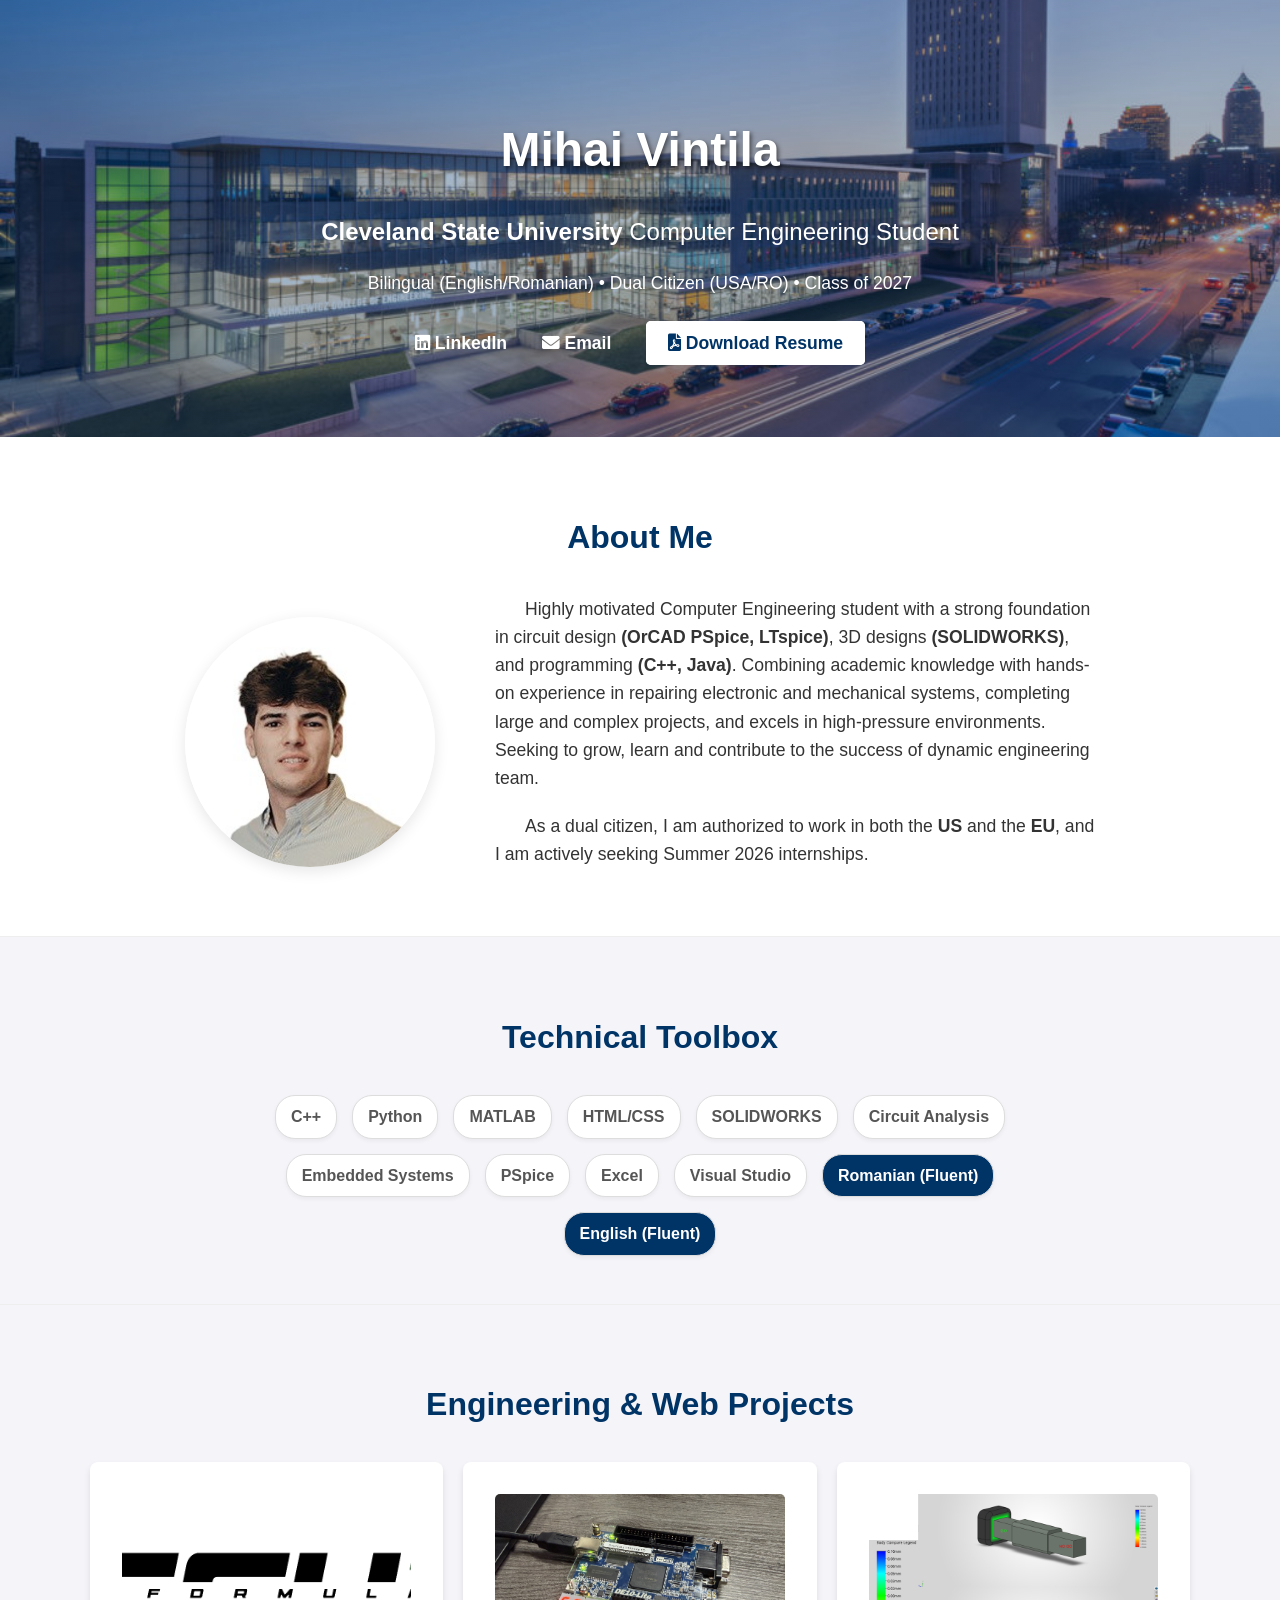
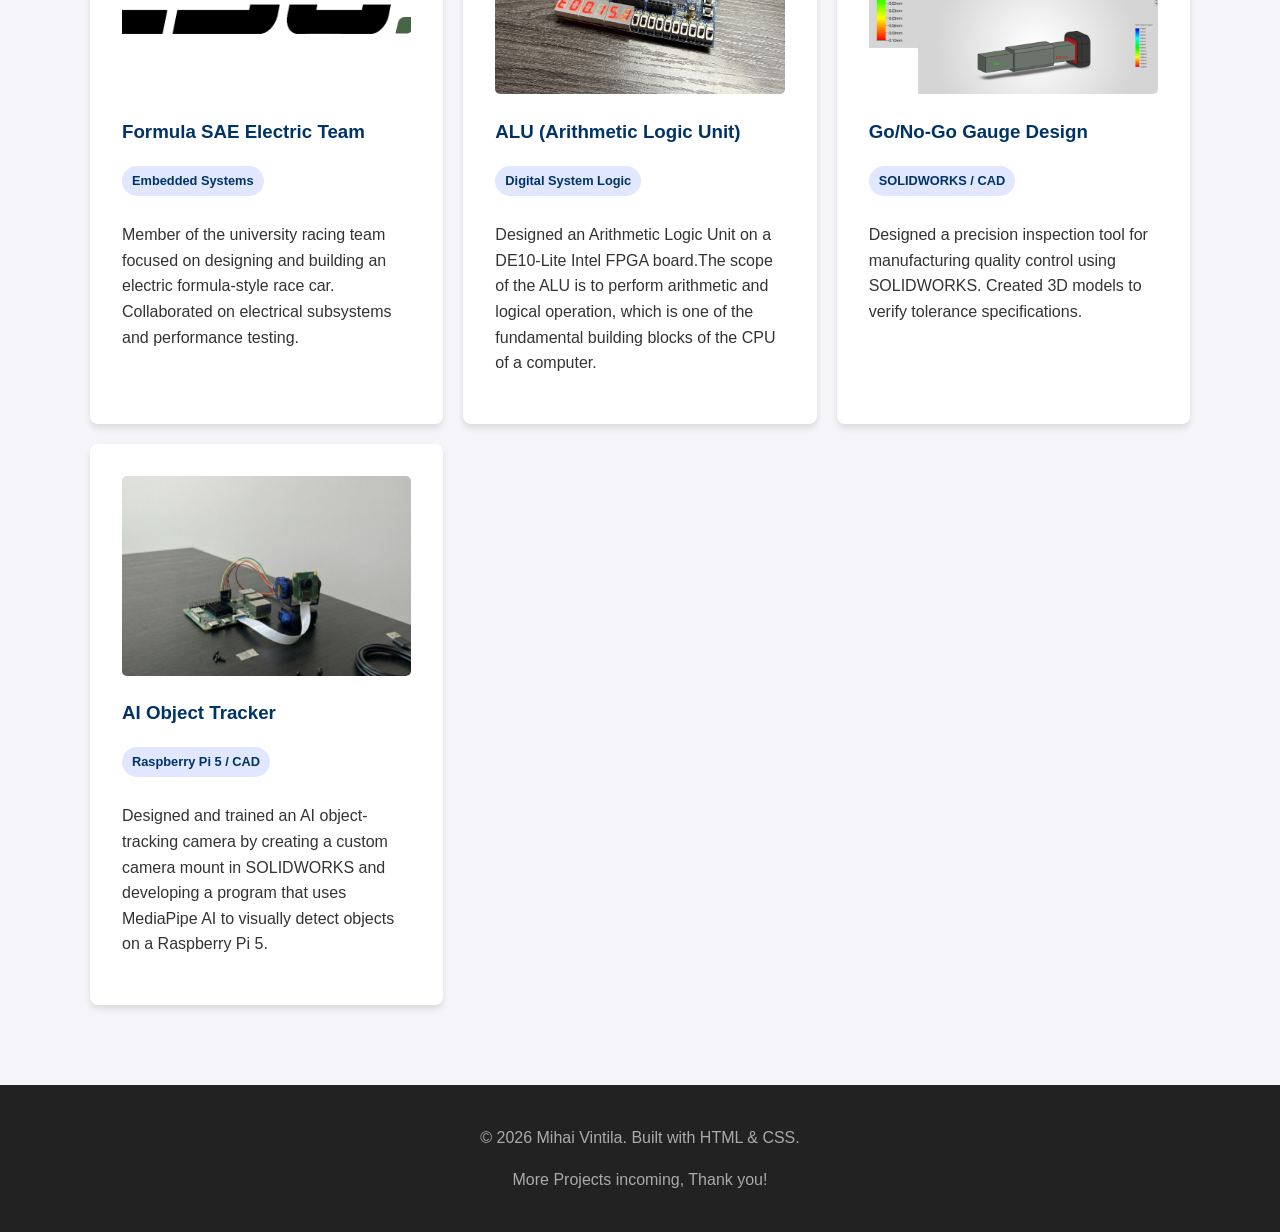
<file: index.html>
<!DOCTYPE html>
<html lang="en">
<head>
    <meta charset="UTF-8">
    <meta name="viewport" content="width=device-width, initial-scale=1.0">
    <title>Mihai Vintila | Computer Engineering Portfolio</title>
    <link rel="stylesheet" href="styles.css">
    <link rel="stylesheet" href="https://cdnjs.cloudflare.com/ajax/libs/font-awesome/6.0.0/css/all.min.css">
</head>
<body>

    <header class="hero">
        <div class="container">
            <h1>Mihai Vintila</h1>
            <p class="tagline"><strong>Cleveland State University</strong> Computer Engineering Student</p>
            <p class="sub-tagline">Bilingual (English/Romanian) • Dual Citizen (USA/RO) • Class of 2027 </p>
            <div class="social-links">
                <a href="https://www.linkedin.com/in/mihai-vintila" target="_blank"><i class="fab fa-linkedin"></i> LinkedIn</a>
                <a href="mailto:mihai.ciopleanu@yahoo.com"><i class="fas fa-envelope"></i> Email</a>
                <a href="Mihai Vintila RESUME.pdf" target="_blank" class="btn-resume"><i class="fas fa-file-pdf"></i> Download Resume</a>
            </div>
        </div>
    </header>

   <section class="section about">
        <div class="container">
            <h2>About Me</h2>
            
            <div class="about-content">
                
                <img src="profile.jpg" alt="Mihai Vintila" class="about-photo">
                
                <div class="about-text">
                    <p>
                       	Highly motivated Computer Engineering student with a strong foundation in circuit design <strong>(OrCAD PSpice, LTspice)</strong>, 3D designs <strong>(SOLIDWORKS)</strong>, and programming <strong>(C++, Java)</strong>. Combining academic knowledge with hands-on experience in repairing electronic and mechanical systems, completing large and complex projects, and excels in high-pressure environments. Seeking to grow, learn and contribute to the success of dynamic engineering team.
                    </p>
                    <p>
                        As a dual citizen, I am authorized to work in both the <strong>US</strong> and the <strong>EU</strong>, and I am actively seeking Summer 2026 internships.
                    </p>
                </div>
                
            </div> </div>
    </section>

    <section class="section skills-section" style="background-color: #f4f4f9; text-align: center;">
        <div class="container">
            <h2>Technical Toolbox</h2>
            <div class="skills-grid" style="display: flex; justify-content: center; gap: 15px; flex-wrap: wrap;">
                <span class="skill-tag">C++</span>
                <span class="skill-tag">Python</span>
                <span class="skill-tag">MATLAB</span>
                <span class="skill-tag">HTML/CSS</span>
                
                <span class="skill-tag">SOLIDWORKS</span>
                <span class="skill-tag">Circuit Analysis</span>
                <span class="skill-tag">Embedded Systems</span>
                <span class="skill-tag">PSpice</span>
        
                <span class="skill-tag">Excel</span>
                <span class="skill-tag">Visual Studio</span>
                
                <span class="skill-tag" style="background-color: #003366; color: white;">Romanian (Fluent)</span>
                <span class="skill-tag" style="background-color: #003366; color: white;">English (Fluent)</span>
            </div>
        </div>
    </section>

    <section class="section projects">
        <div class="container">
            <h2>Engineering & Web Projects</h2>
           <div class="project-grid">
                
                <a href="sae.html" class="card" style="text-decoration: none; color: inherit; display: block;">
                    <img src="saecsu.png" alt="Formula SAE" style="width: 100%; height: 200px; object-fit: cover; border-radius: 5px; margin-bottom: 15px;">
                    <h3>Formula SAE Electric Team</h3>
                    <span class="badge">Embedded Systems</span>
                    <p>Member of the university racing team focused on designing and building an electric formula-style race car. Collaborated on electrical subsystems and performance testing.</p>
                </a>

                <a href="alu.html" class="card" style="text-decoration: none; color: inherit; display: block;">
                    <img src="alu.jpeg" alt="ALU Board" style="width: 100%; height: 200px; object-fit: cover; border-radius: 5px; margin-bottom: 15px;">
                    <h3>ALU (Arithmetic Logic Unit)</h3>
                    <span class="badge">Digital System Logic</span>
                    <p>Designed an Arithmetic Logic Unit on a DE10-Lite Intel FPGA board.The scope of the ALU is to perform arithmetic and logical operation, which is one of the fundamental building blocks of the CPU of a computer.</p>
                </a>

                <a href="gauge.html" class="card" style="text-decoration: none; color: inherit; display: block;">
                    <img src="gauge.png" alt="GO/NO-GO Gauge" style="width: 100%; height: 200px; object-fit: cover; border-radius: 5px; margin-bottom: 15px;">
                    <h3>Go/No-Go Gauge Design</h3>
                    <span class="badge">SOLIDWORKS / CAD</span>
                    <p>Designed a precision inspection tool for manufacturing quality control using SOLIDWORKS. Created 3D models to verify tolerance specifications.</p>
                </a>

                <a href="tracker.html" class="card" style="text-decoration: none; color: inherit; display: block;">
                    <img src="ObjectTracker.png" alt="AI Object Tracker" style="width: 100%; height: 200px; object-fit: cover; border-radius: 5px; margin-bottom: 15px;">
                    <h3>AI Object Tracker</h3>
                    <span class="badge">Raspberry Pi 5 / CAD</span>
                    <p>Designed and trained an AI object-tracking camera by creating a custom camera mount in SOLIDWORKS and developing a program that uses MediaPipe AI to visually detect objects on a Raspberry Pi 5.</p>
                 </a>


            </div>
        </div>
    </section>

    <footer>
        <div class="container">
            <p>&copy; 2026 Mihai Vintila. Built with HTML & CSS.</p>
            <p>More Projects incoming, Thank you!</p>
        </div>
    </footer>

</body>
</html>
</file>
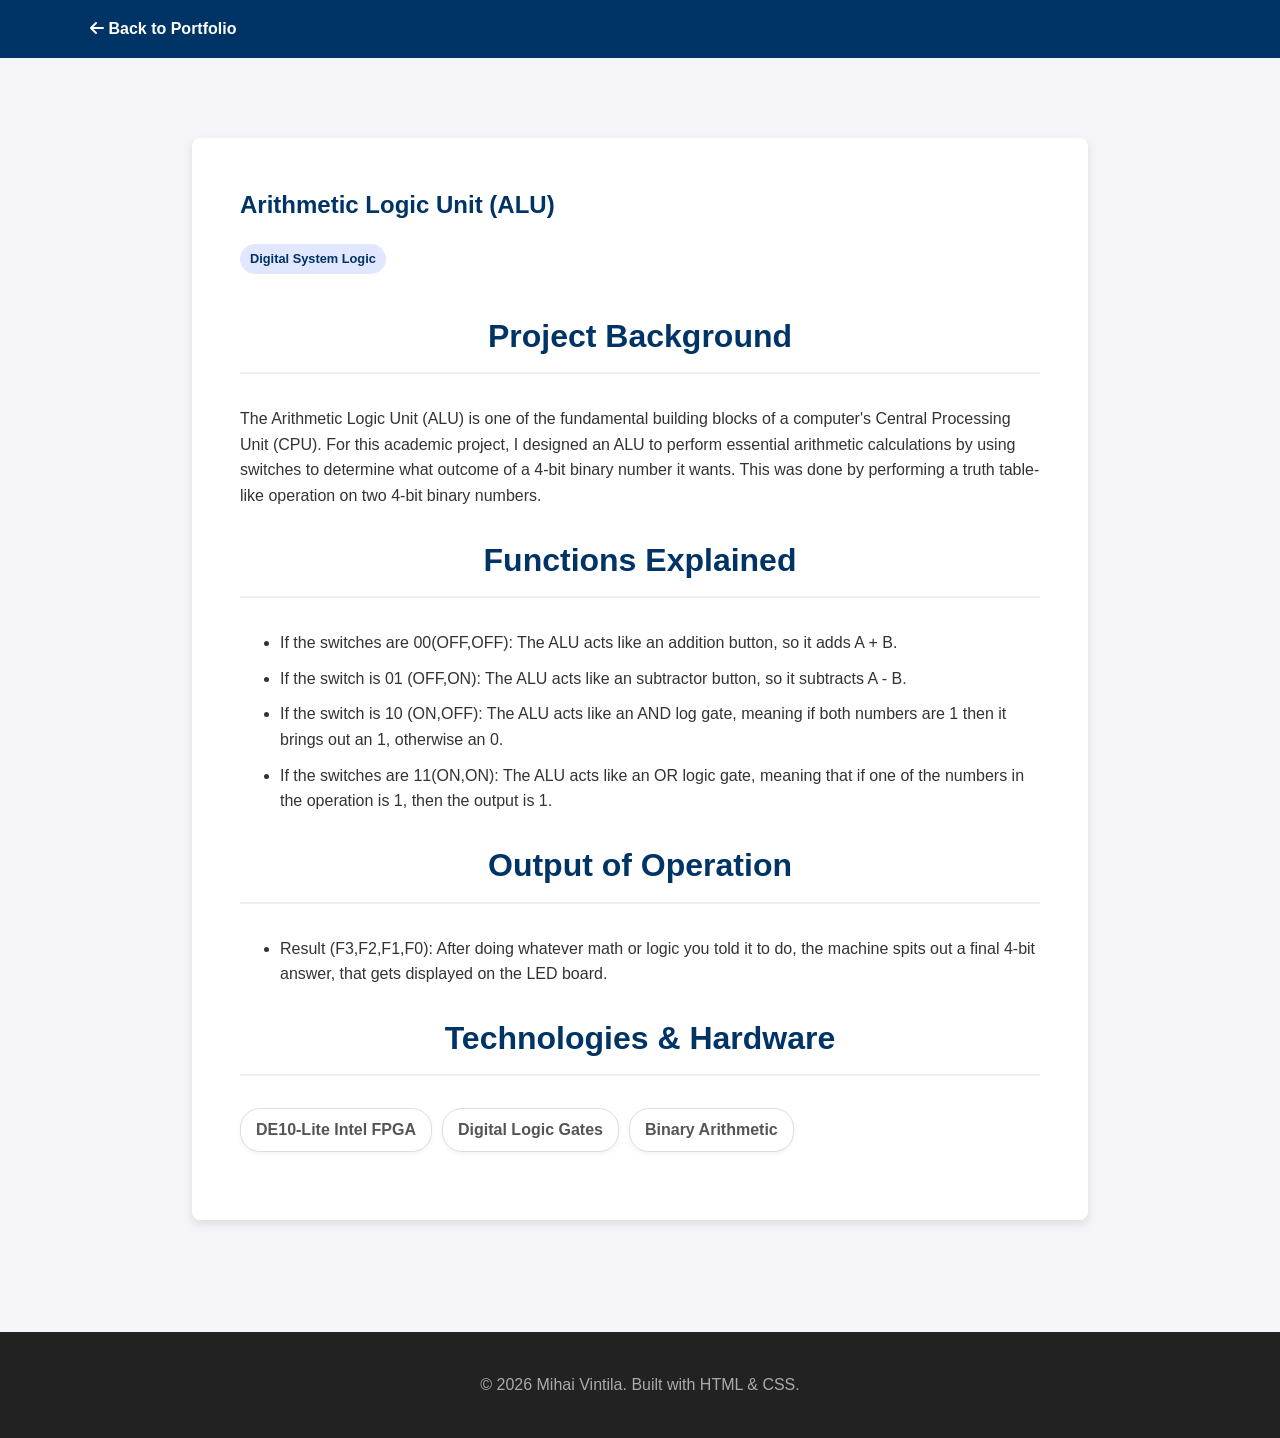
<file: alu.html>
<!DOCTYPE html>
<html lang="en">
<head>
    <meta charset="UTF-8">
    <meta name="viewport" content="width=device-width, initial-scale=1.0">
    <title>ALU Project | Mihai Vintila</title>
    <link rel="stylesheet" href="styles.css">
    <link rel="stylesheet" href="https://cdnjs.cloudflare.com/ajax/libs/font-awesome/6.0.0/css/all.min.css">
</head>
<body style="background-color: #f4f4f9;">

    <header style="background-color: #003366; padding: 1rem; text-align: left;">
        <div class="container">
            <a href="index.html" style="color: white; text-decoration: none; font-weight: bold;">
                <i class="fas fa-arrow-left"></i> Back to Portfolio
            </a>
        </div>
    </header>

    <section class="section">
        <div class="container" style="max-width: 800px; margin: 2rem auto; background: white; padding: 3rem; border-radius: 8px; box-shadow: 0 4px 10px rgba(0,0,0,0.1);">
            
            <h1 style="color: #003366; margin-top: 0;">Arithmetic Logic Unit (ALU)</h1>
            <span class="badge" style="background: #e0e7ff; color: #003366; padding: 5px 10px; border-radius: 15px; font-size: 0.8rem; font-weight: bold;">Digital System Logic</span>

            <h2 style="color: #003366; border-bottom: 2px solid #eee; padding-bottom: 10px;">Project Background</h2>
            <p>
                The Arithmetic Logic Unit (ALU) is one of the fundamental building blocks of a computer's Central Processing Unit (CPU). For this academic project, I designed an ALU to perform essential arithmetic calculations by using switches to determine what outcome of a 4-bit binary number it wants. This was done by performing a truth table-like operation on two 4-bit binary numbers.
            </p>

            <h2 style="color: #003366; border-bottom: 2px solid #eee; padding-bottom: 10px;">Functions Explained</h2>
            <ul>
                <li style="margin-bottom: 10px;"></strong>If the switches are 00(OFF,OFF):</strong> The ALU acts like an addition button, so it adds A + B.</li>
                <li style="margin-bottom: 10px;"></strong>If the switch is 01 (OFF,ON):</strong> The ALU acts like an subtractor button, so it subtracts A - B.</li>
                <li style="margin-bottom: 10px;"></strong>If the switch is 10 (ON,OFF):</strong> The ALU acts like an AND log gate, meaning if both numbers are 1 then it brings out an 1, otherwise an 0.</li>
                <li style="margin-bottom: 10px;"></strong>If the switches are 11(ON,ON):</strong> The ALU acts like an OR logic gate, meaning that if one of the numbers in the operation is 1, then the output is 1.</li>
            </ul>

             <h2 style="color: #003366; border-bottom: 2px solid #eee; padding-bottom: 10px;">Output of Operation</h2>
            <ul>
                <li style="margin-bottom: 10px;"> </strong>Result (F3,F2,F1,F0):</strong> After doing whatever math or logic you told it to do, the machine spits out a final 4-bit answer, that gets displayed on the LED board.</li>
            </ul>

            <h2 style="color: #003366; border-bottom: 2px solid #eee; padding-bottom: 10px;">Technologies & Hardware</h2>
            <div style="display: flex; gap: 10px; flex-wrap: wrap; margin-bottom: 20px;">
                <span class="skill-tag" style="background: white; border: 1px solid #ddd; padding: 8px 15px; border-radius: 20px; font-weight: 600; color: #555;">DE10-Lite Intel FPGA</span>
                <span class="skill-tag" style="background: white; border: 1px solid #ddd; padding: 8px 15px; border-radius: 20px; font-weight: 600; color: #555;">Digital Logic Gates</span>
                <span class="skill-tag" style="background: white; border: 1px solid #ddd; padding: 8px 15px; border-radius: 20px; font-weight: 600; color: #555;">Binary Arithmetic</span>
            </div>

        </div>
    </section>

    <footer style="background: #222; color: #aaa; text-align: center; padding: 1.5rem 0; margin-top: 2rem;">
        <div class="container">
            <p>&copy; 2026 Mihai Vintila. Built with HTML & CSS.
</file>
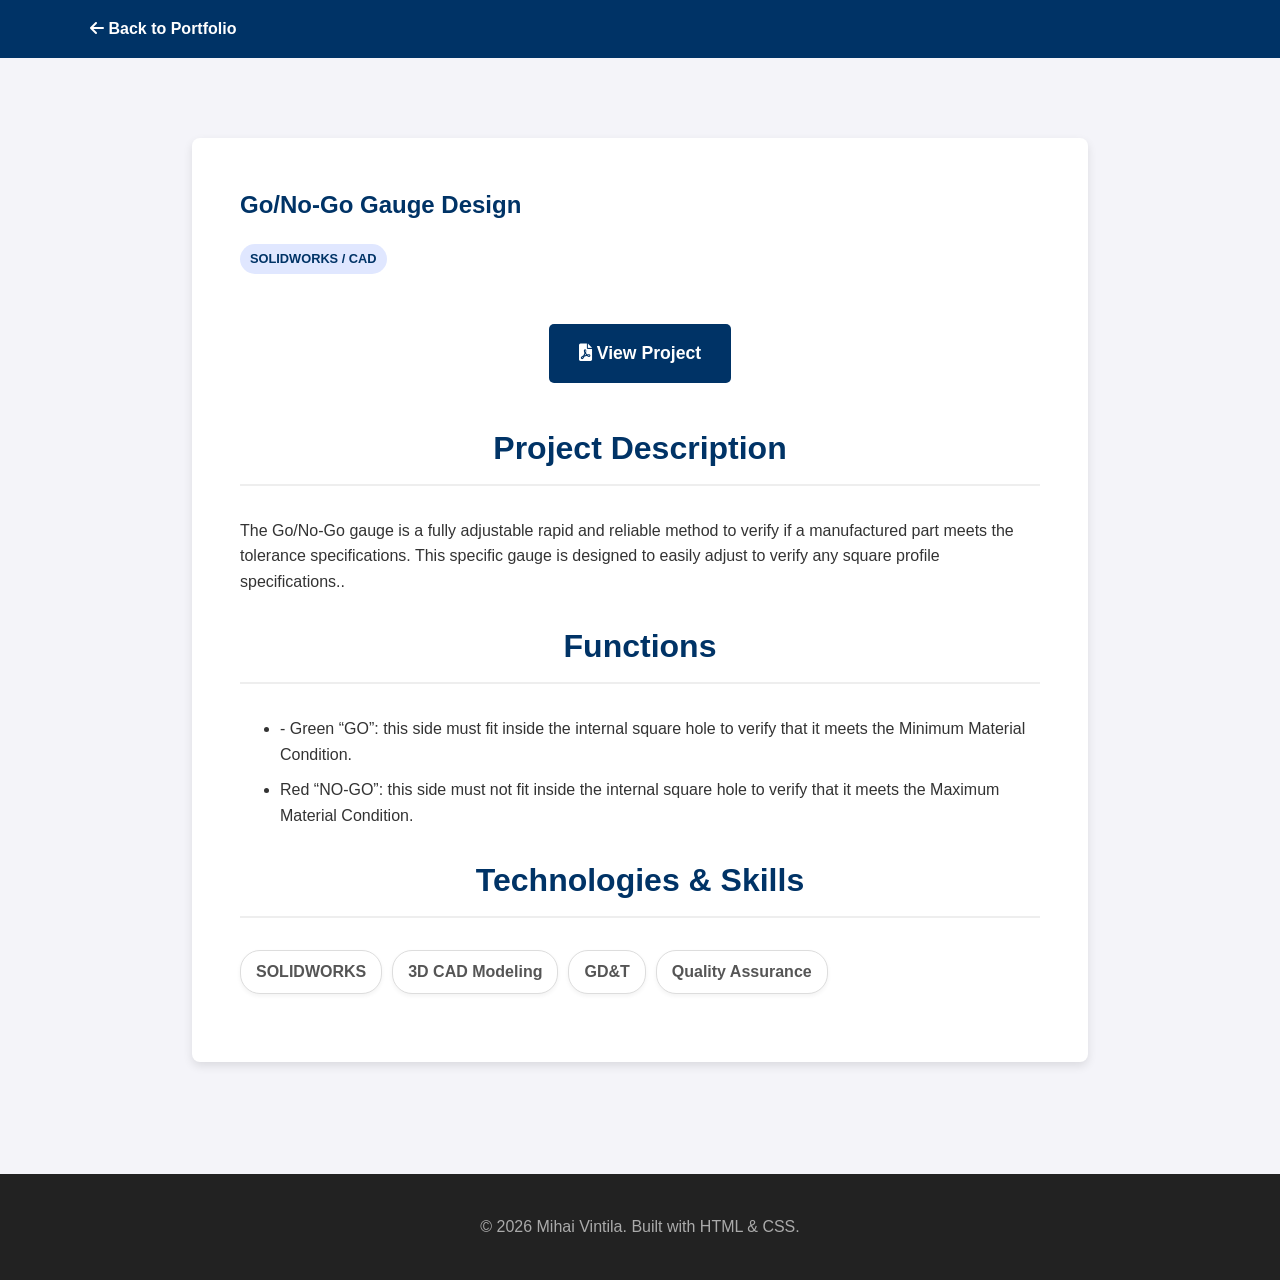
<file: gauge.html>
<!DOCTYPE html>
<html lang="en">
<head>
    <meta charset="UTF-8">
    <meta name="viewport" content="width=device-width, initial-scale=1.0">
    <title>Go/No-Go Gauge Design | Mihai Vintila</title>
    <link rel="stylesheet" href="styles.css">
    <link rel="stylesheet" href="https://cdnjs.cloudflare.com/ajax/libs/font-awesome/6.0.0/css/all.min.css">
</head>
<body style="background-color: #f4f4f9;">

    <header style="background-color: #003366; padding: 1rem; text-align: left;">
        <div class="container">
            <a href="index.html" style="color: white; text-decoration: none; font-weight: bold;">
                <i class="fas fa-arrow-left"></i> Back to Portfolio
            </a>
        </div>
    </header>

    <section class="section">
        <div class="container" style="max-width: 800px; margin: 2rem auto; background: white; padding: 3rem; border-radius: 8px; box-shadow: 0 4px 10px rgba(0,0,0,0.1);">
            
            <h1 style="color: #003366; margin-top: 0;">Go/No-Go Gauge Design</h1>
            <span class="badge" style="background: #e0e7ff; color: #003366; padding: 5px 10px; border-radius: 15px; font-size: 0.8rem; font-weight: bold;">SOLIDWORKS / CAD</span>
            
            <div style="text-align: center; margin: 40px 0;">
                <a href="Vintila_Quality_Control_Tool.pdf" target="_blank" style="background-color: #003366; color: white; padding: 15px 30px; text-decoration: none; border-radius: 5px; font-weight: bold; font-size: 1.1rem; display: inline-block;">
                    <i class="fas fa-file-pdf"></i> View Project
                </a>
            </div>

            <h2 style="color: #003366; border-bottom: 2px solid #eee; padding-bottom: 10px;">Project Description</h2>
            <p>
                The Go/No-Go gauge is a fully adjustable rapid and reliable method to verify if a manufactured part meets the tolerance specifications. This specific gauge is designed to easily adjust to verify any square profile specifications..
            </p>

            <h2 style="color: #003366; border-bottom: 2px solid #eee; padding-bottom: 10px;">Functions</h2>
            <ul>
                <li style="margin-bottom: 10px;">- Green “GO”: this side must fit inside the internal square hole to verify that it meets the Minimum Material Condition.</li>
                <li style="margin-bottom: 10px;"> Red “NO-GO”: this side must not fit inside the internal square hole to verify that it meets the Maximum Material Condition.</li>
            </ul>

            <h2 style="color: #003366; border-bottom: 2px solid #eee; padding-bottom: 10px;">Technologies & Skills</h2>
            <div style="display: flex; gap: 10px; flex-wrap: wrap; margin-bottom: 20px;">
                <span class="skill-tag" style="background: white; border: 1px solid #ddd; padding: 8px 15px; border-radius: 20px; font-weight: 600; color: #555;">SOLIDWORKS</span>
                <span class="skill-tag" style="background: white; border: 1px solid #ddd; padding: 8px 15px; border-radius: 20px; font-weight: 600; color: #555;">3D CAD Modeling</span>
                <span class="skill-tag" style="background: white; border: 1px solid #ddd; padding: 8px 15px; border-radius: 20px; font-weight: 600; color: #555;">GD&T</span>
                <span class="skill-tag" style="background: white; border: 1px solid #ddd; padding: 8px 15px; border-radius: 20px; font-weight: 600; color: #555;">Quality Assurance</span>
            </div>

        </div>
    </section>

    <footer style="background: #222; color: #aaa; text-align: center; padding: 1.5rem 0; margin-top: 2rem;">
        <div class="container">
            <p>&copy; 2026 Mihai Vintila. Built with HTML & CSS.</p>
        </div>
    </footer>

</body>
</html>
</file>
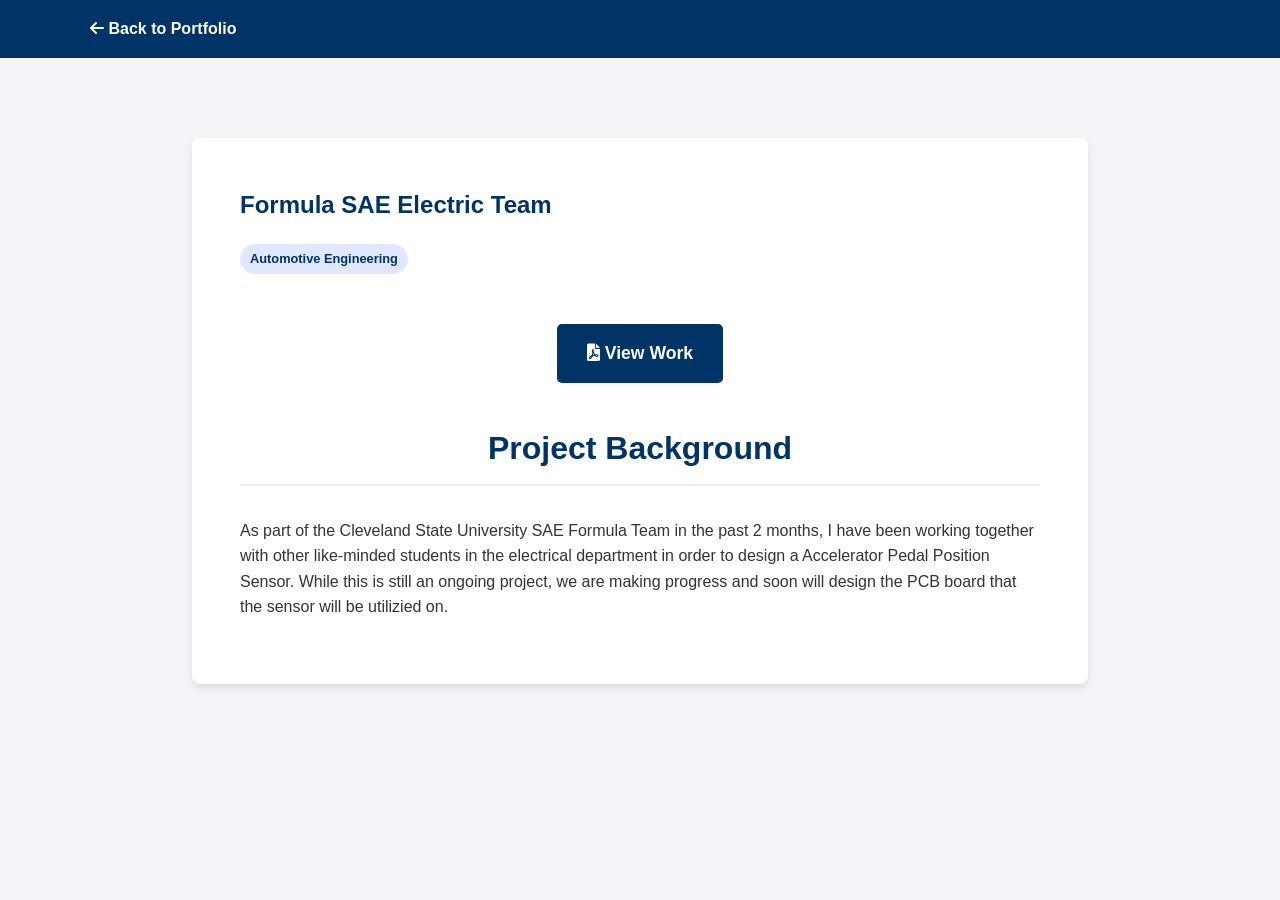
<file: sae.html>
<!DOCTYPE html>
<html lang="en">
<head>
    <meta charset="UTF-8">
    <meta name="viewport" content="width=device-width, initial-scale=1.0">
    <title>Formula SAE Electric | Mihai Vintila</title>
    <link rel="stylesheet" href="styles.css">
    <link rel="stylesheet" href="https://cdnjs.cloudflare.com/ajax/libs/font-awesome/6.0.0/css/all.min.css">
</head>
<body style="background-color: #f4f4f9;">

    <header style="background-color: #003366; padding: 1rem; text-align: left;">
        <div class="container">
            <a href="index.html" style="color: white; text-decoration: none; font-weight: bold;">
                <i class="fas fa-arrow-left"></i> Back to Portfolio
            </a>
        </div>
    </header>

    <section class="section">
        <div class="container" style="max-width: 800px; margin: 2rem auto; background: white; padding: 3rem; border-radius: 8px; box-shadow: 0 4px 10px rgba(0,0,0,0.1);">
            
            <h1 style="color: #003366; margin-top: 0;">Formula SAE Electric Team</h1>
            <span class="badge" style="background: #e0e7ff; color: #003366; padding: 5px 10px; border-radius: 15px; font-size: 0.8rem; font-weight: bold;">Automotive Engineering</span>
            
            <div style="text-align: center; margin: 40px 0;">
                <a href="Accelerator Pedal Position Sensor.pdf" target="_blank" style="background-color: #003366; color: white; padding: 15px 30px; text-decoration: none; border-radius: 5px; font-weight: bold; font-size: 1.1rem; display: inline-block;">
                    <i class="fas fa-file-pdf"></i> View Work
                </a>
            </div>

            <h2 style="color: #003366; border-bottom: 2px solid #eee; padding-bottom: 10px;">Project Background</h2>
            <p>
                As part of the Cleveland State University SAE Formula Team in the past 2 months, I have been working together with other like-minded students in the electrical department in order to design a Accelerator Pedal Position Sensor. While this is still an ongoing project, we are making progress and soon will design the PCB board that the sensor will be utilizied on.
</file>
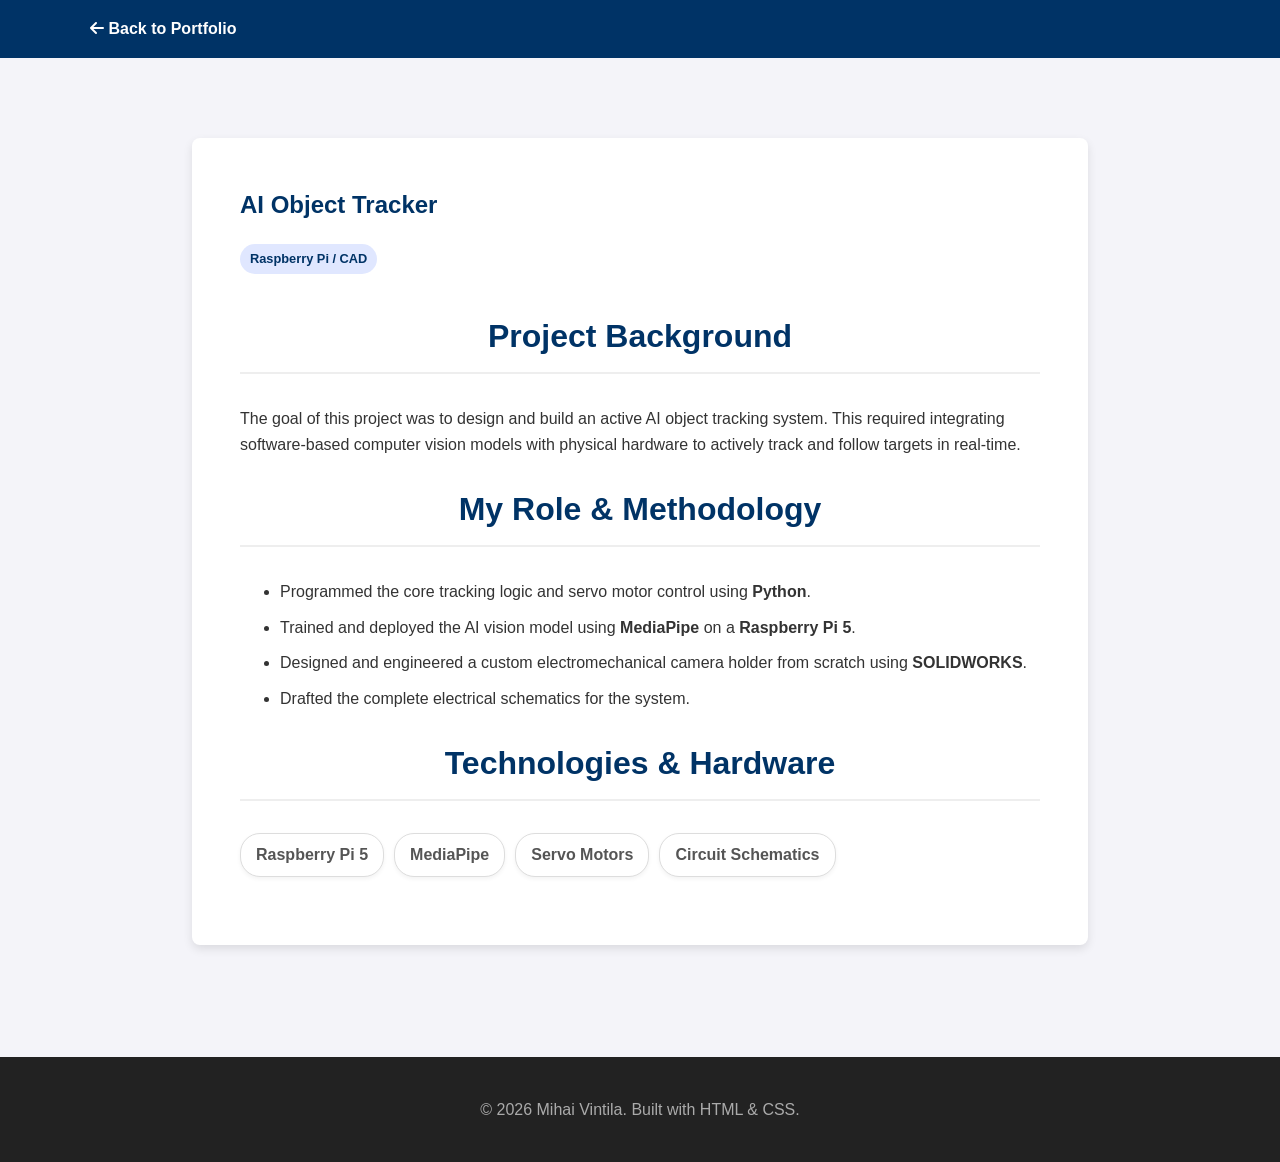
<file: tracker.html>
<!DOCTYPE html>
<html lang="en">
<head>
    <meta charset="UTF-8">
    <meta name="viewport" content="width=device-width, initial-scale=1.0">
    <title>AI Object Tracker | Mihai Vintila</title>
    <link rel="stylesheet" href="styles.css">
    <link rel="stylesheet" href="https://cdnjs.cloudflare.com/ajax/libs/font-awesome/6.0.0/css/all.min.css">
</head>
<body style="background-color: #f4f4f9;">

    <header style="background-color: #003366; padding: 1rem; text-align: left;">
        <div class="container">
            <a href="index.html" style="color: white; text-decoration: none; font-weight: bold;">
                <i class="fas fa-arrow-left"></i> Back to Portfolio
            </a>
        </div>
    </header>

    <section class="section">
        <div class="container" style="max-width: 800px; margin: 2rem auto; background: white; padding: 3rem; border-radius: 8px; box-shadow: 0 4px 10px rgba(0,0,0,0.1);">
            
            <h1 style="color: #003366; margin-top: 0;">AI Object Tracker</h1>
            <span class="badge" style="background: #e0e7ff; color: #003366; padding: 5px 10px; border-radius: 15px; font-size: 0.8rem; font-weight: bold;">Raspberry Pi / CAD</span>

            <h2 style="color: #003366; border-bottom: 2px solid #eee; padding-bottom: 10px;">Project Background</h2>
            <p>
                The goal of this project was to design and build an active AI object tracking system. This required integrating software-based computer vision models with physical hardware to actively track and follow targets in real-time.
            </p>

            <h2 style="color: #003366; border-bottom: 2px solid #eee; padding-bottom: 10px;">My Role & Methodology</h2>
            <ul>
                <li style="margin-bottom: 10px;">Programmed the core tracking logic and servo motor control using <strong>Python</strong>.</li>
                <li style="margin-bottom: 10px;">Trained and deployed the AI vision model using <strong>MediaPipe</strong> on a <strong>Raspberry Pi 5</strong>.</li>
                <li style="margin-bottom: 10px;">Designed and engineered a custom electromechanical camera holder from scratch using <strong>SOLIDWORKS</strong>.</li>
                <li style="margin-bottom: 10px;">Drafted the complete electrical schematics for the system.</li>
            </ul>

            <h2 style="color: #003366; border-bottom: 2px solid #eee; padding-bottom: 10px;">Technologies & Hardware</h2>
            <div style="display: flex; gap: 10px; flex-wrap: wrap; margin-bottom: 20px;">
                <span class="skill-tag" style="background: white; border: 1px solid #ddd; padding: 8px 15px; border-radius: 20px; font-weight: 600; color: #555;">Raspberry Pi 5</span>
                <span class="skill-tag" style="background: white; border: 1px solid #ddd; padding: 8px 15px; border-radius: 20px; font-weight: 600; color: #555;">MediaPipe</span>
                <span class="skill-tag" style="background: white; border: 1px solid #ddd; padding: 8px 15px; border-radius: 20px; font-weight: 600; color: #555;">Servo Motors</span>
                <span class="skill-tag" style="background: white; border: 1px solid #ddd; padding: 8px 15px; border-radius: 20px; font-weight: 600; color: #555;">Circuit Schematics</span>
            </div>

        </div>
    </section>

    <footer style="background: #222; color: #aaa; text-align: center; padding: 1.5rem 0; margin-top: 2rem;">
        <div class="container">
            <p>&copy; 2026 Mihai Vintila. Built with HTML & CSS.</p>
        </div>
    </footer>

</body>
</html>
</file>
<file: styles.css>
/* =========================================
   1. GLOBAL STYLES (Fonts & Colors)
   ========================================= */
body {
    font-family: 'Segoe UI', Roboto, Helvetica, Arial, sans-serif;
    margin: 0;
    padding: 0;
    line-height: 1.6;
    color: #333;
    background-color: #f4f4f9;
}

.container {
    width: 100%;
    max-width: 1100px;
    margin: 0 auto;
    padding: 0 20px;
}

a {
    text-decoration: none;
}

/* =========================================
   HERO SECTION (With Background Image)
   ========================================= */
.hero {
    /* This creates a dark blue tint over the image so text is readable */
    background: linear-gradient(rgba(0, 51, 102, 0.3), rgba(0, 51, 102, 0.4)), url('csu.jpg');
    
    /* These lines ensure the image covers the whole area perfectly */
    background-size: cover;       
    background-position: center;  
    background-repeat: no-repeat; 
    
    color: white;
    padding: 5rem 0; /* Increased padding slightly for a "big banner" look */
    text-align: center;
}

.hero h1 {
    font-size: 3rem;
    margin-bottom: 0.5rem;
    text-shadow: 2px 2px 4px rgba(0,0,0,0.5); /* Adds a subtle shadow to text */
}

.tagline {
    font-size: 1.5rem;
    font-weight: 300;
    margin-bottom: 0.5rem;
}

.sub-tagline {
    font-size: 1.1rem;
    opacity: 1;
    margin-bottom: 2rem;
}

/* Social Links & Resume Button */
.social-links a {
    color: white;
    margin: 0 15px;
    font-weight: bold;
    font-size: 1.1rem;
    transition: color 0.3s;
}

.social-links a:hover {
    color: #ffcc00; /* Yellow accent on hover */
}

.btn-resume {
    background-color: white;
    color: #003366 !important;
    padding: 10px 20px;
    border-radius: 5px;
    border: 2px solid white;
}

.btn-resume:hover {
    background-color: transparent !important;
    color: white !important;
}

/* =========================================
   3. SECTIONS (About, Skills, Projects)
   ========================================= */
.section {
    padding: 3rem 0;
}

.about {
    background: white;
    text-align: center;
}

.about p {
    max-width: 800px;
    margin: 0 auto 20px auto;
    font-size: 1.1rem;
}

.section h2 {
    text-align: center;
    color: #003366;
    margin-bottom: 2rem;
    font-size: 2rem;
}

/* =========================================
   4. SKILLS SECTION
   ========================================= */
.skills-section {
    background-color: #f9f9f9;
    text-align: center;
    border-top: 1px solid #eee;
    border-bottom: 1px solid #eee;
}

.skills-grid {
    display: flex;
    justify-content: center;
    gap: 15px;
    flex-wrap: wrap;
    max-width: 800px;
    margin: 0 auto;
}

.skill-tag {
    background: white;
    border: 1px solid #ddd;
    padding: 8px 15px;
    border-radius: 20px;
    font-weight: 600;
    color: #555;
    box-shadow: 0 2px 4px rgba(0,0,0,0.05);
}

/* =========================================
   5. PROJECT CARDS & IMAGES
   ========================================= */
.projects {
    background-color: #f4f4f9;
}

.project-grid {
    display: grid;
    grid-template-columns: repeat(auto-fit, minmax(300px, 1fr));
    gap: 20px;
}

.card {
    background: white;
    padding: 2rem;
    border-radius: 8px;
    box-shadow: 0 4px 6px rgba(0,0,0,0.1);
    transition: transform 0.2s;
}

.card:hover {
    transform: translateY(-5px); /* Lift effect on hover */
}

/* THIS IS THE IMAGE PART YOU ASKED ABOUT */
.project-img {
    width: 90%;
    height: 180px;
    object-fit: cover;
    border-radius: 5px;
    margin-bottom: 15px;
    border: 1px solid #eee;
}

.card h3 {
    margin-top: 0;
    color: #003366;
}

.badge {
    background: #e0e7ff;
    color: #003366;
    padding: 5px 10px;
    border-radius: 15px;
    font-size: 0.8rem;
    font-weight: bold;
    display: inline-block;
    margin-bottom: 10px;
}

/* =========================================
   6. FOOTER
   ========================================= */
footer {
    background: #222;
    color: #aaa;
    text-align: center;
    padding: 1.5rem 0;
    margin-top: 2rem;
}

.about-content {
    display: flex;           /* This turns on the side-by-side mode */
    align-items: center;     /* Centers them vertically */
    justify-content: center;
    gap: 60px;               /* Space between picture and text */
    text-align: left;        /* Forces text to align left, not center */
    margin-top: 2rem;
}

.about-photo {
    width: 250px;
    height: 250px;
    object-fit: cover;
    border-radius: 50%;
    box-shadow: 0 4px 15px rgba(0,0,0,0.1);
    flex-shrink: 0;          /* Prevents the image from getting squished */
}

.about-text {
    max-width: 600px;
    text-indent: 30px;
}

/* Force mobile phones to stack them again so it doesn't look squashed */
@media (max-width: 768px) {
    .about-content {
        flex-direction: column;
        text-align: center;
    }
}

/* =========================================
   MOBILE REPAIR KIT
   ========================================= */
@media (max-width: 768px) {
    
    /* 1. Stack the social buttons vertically */
    .social-links {
        display: flex;
        flex-direction: column; /* This forces them into a vertical stack */
        align-items: center;    /* Centers them perfectly */
        gap: 15px;              /* Adds clean space between each button */
    }

    /* 2. Reset margins so they don't look crooked */
    .social-links a {
        margin: 0;
        width: auto;            /* Lets buttons fit their text */
    }

    /* 3. Make the main title slightly smaller to prevent wrapping */
    .hero h1 {
        font-size: 2.5rem;      
        line-height: 1.2;
    }

    /* 4. Adjust the tagline text size */
    .tagline {
        font-size: 1.1rem;
        padding: 0 10px;        /* Adds breathing room on the sides */
    }
    
    /* 5. Fix the Resume Button looking weird */
    .btn-resume {
        width: 100%;            /* Makes the button nice and wide on mobile */
        max-width: 250px;       /* ...but not TOO wide */
        display: inline-block;  /* Keeps the box shape intact */
        margin-top: 10px;       /* Extra space above the resume button */
    }

}
</file>
